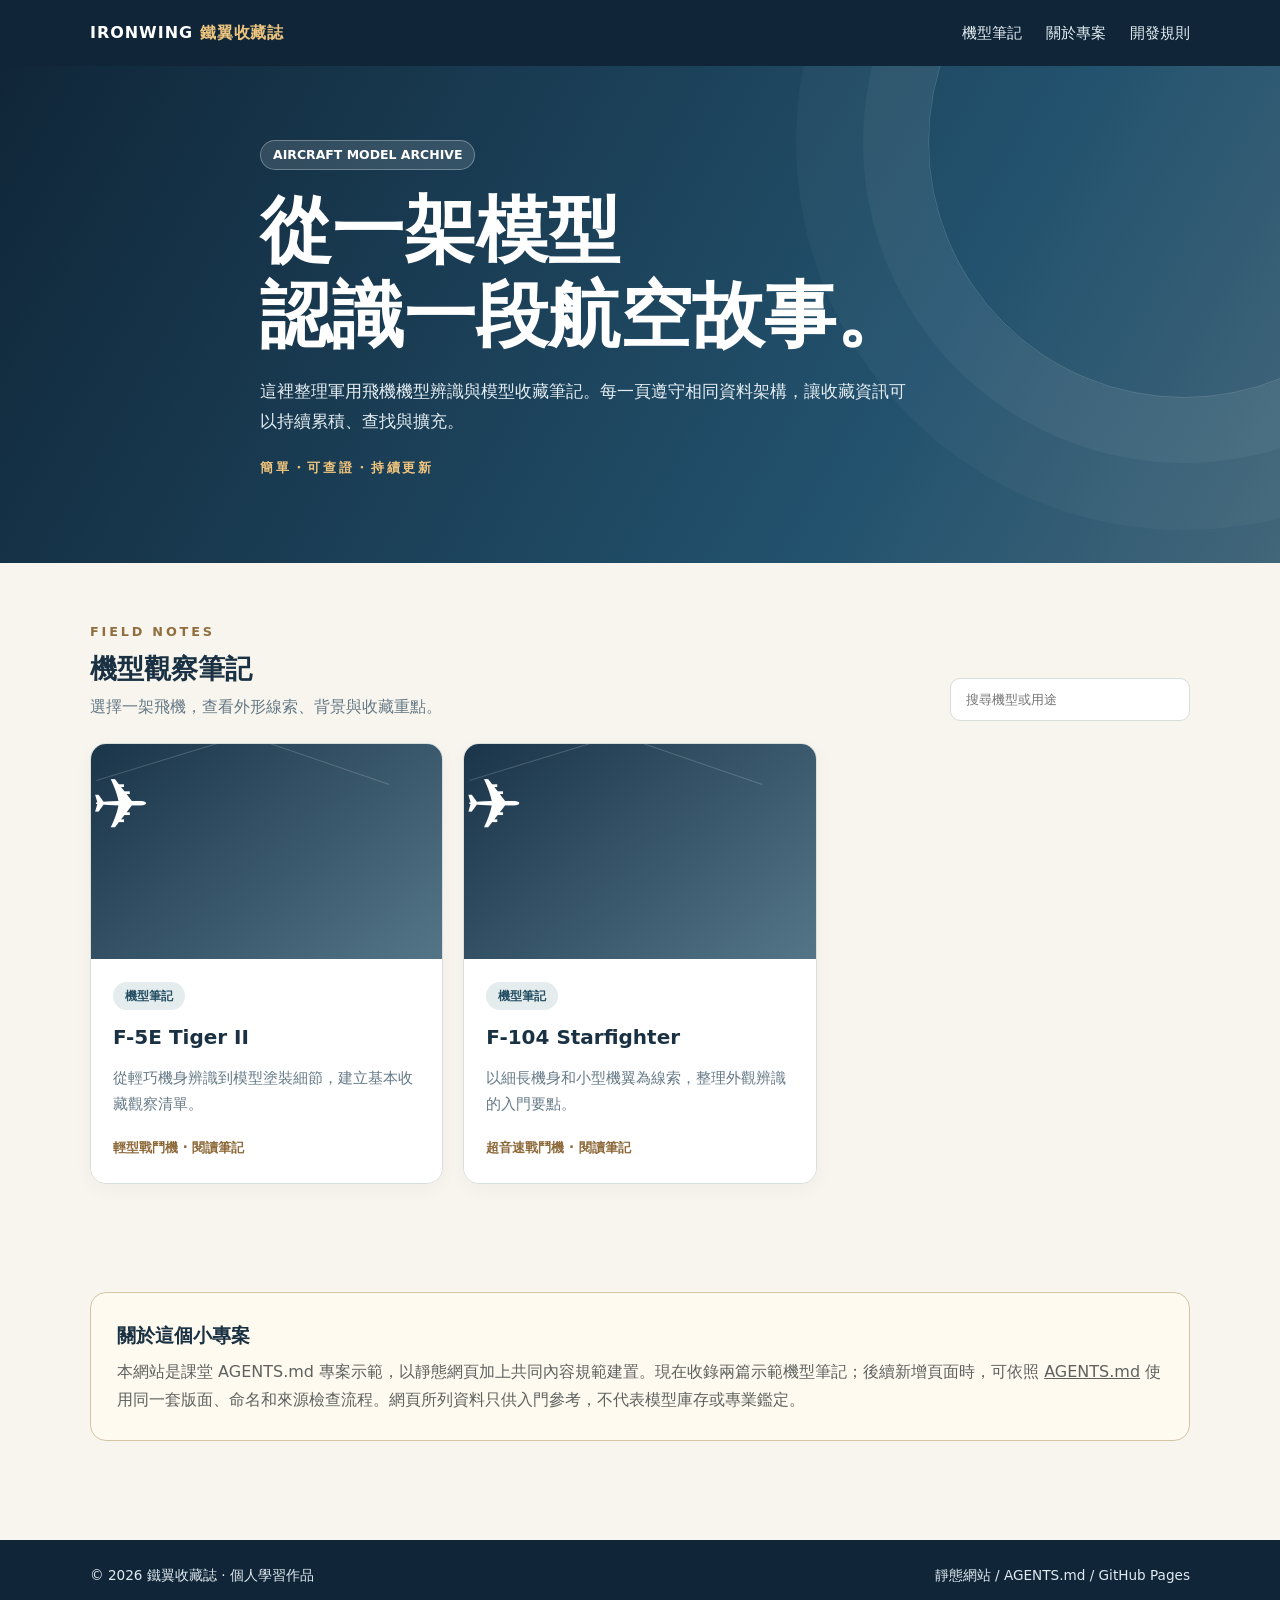
<file: index.html>
<!doctype html><html lang="zh-Hant"><head><meta charset="utf-8"><meta name="viewport" content="width=device-width, initial-scale=1"><meta name="description" content="鐵翼收藏誌：軍用飛機模型與航空史入門筆記。"><title>鐵翼收藏誌｜軍機模型知識展示</title><link rel="stylesheet" href="style.css"></head><body><header class="site-header"><nav class="nav wrap" aria-label="主要導覽"><a class="brand" href="index.html">IRONWING <span>鐵翼收藏誌</span></a><div class="navlinks"><a href="#catalog-section">機型筆記</a><a href="#about">關於專案</a><a href="AGENTS.md">開發規則</a></div></nav></header><main><section class="hero"><div class="wrap hero-inner"><span class="tag">AIRCRAFT MODEL ARCHIVE</span><h1>從一架模型<br>認識一段航空故事。</h1><p>這裡整理軍用飛機機型辨識與模型收藏筆記。每一頁遵守相同資料架構，讓收藏資訊可以持續累積、查找與擴充。</p><span class="eyebrow">簡單・可查證・持續更新</span></div></section><section id="catalog-section" class="section wrap"><div class="section-title"><div><span class="eyebrow" style="color:#916e3d">FIELD NOTES</span><h2>機型觀察筆記</h2><p>選擇一架飛機，查看外形線索、背景與收藏重點。</p></div><input class="search" id="search" type="search" placeholder="搜尋機型或用途" aria-label="搜尋機型或用途"></div><div class="grid" id="catalog"></div></section><section class="section wrap" id="about"><div class="note"><h2>關於這個小專案</h2><p>本網站是課堂 AGENTS.md 專案示範，以靜態網頁加上共同內容規範建置。現在收錄兩篇示範機型筆記；後續新增頁面時，可依照 <a href="AGENTS.md">AGENTS.md</a> 使用同一套版面、命名和來源檢查流程。網頁所列資料只供入門參考，不代表模型庫存或專業鑑定。</p></div></section></main><footer class="foot"><div class="wrap"><span>© 2026 鐵翼收藏誌 · 個人學習作品</span><span>靜態網站 / AGENTS.md / GitHub Pages</span></div></footer><script src="catalog.js"></script></body></html>
</file>
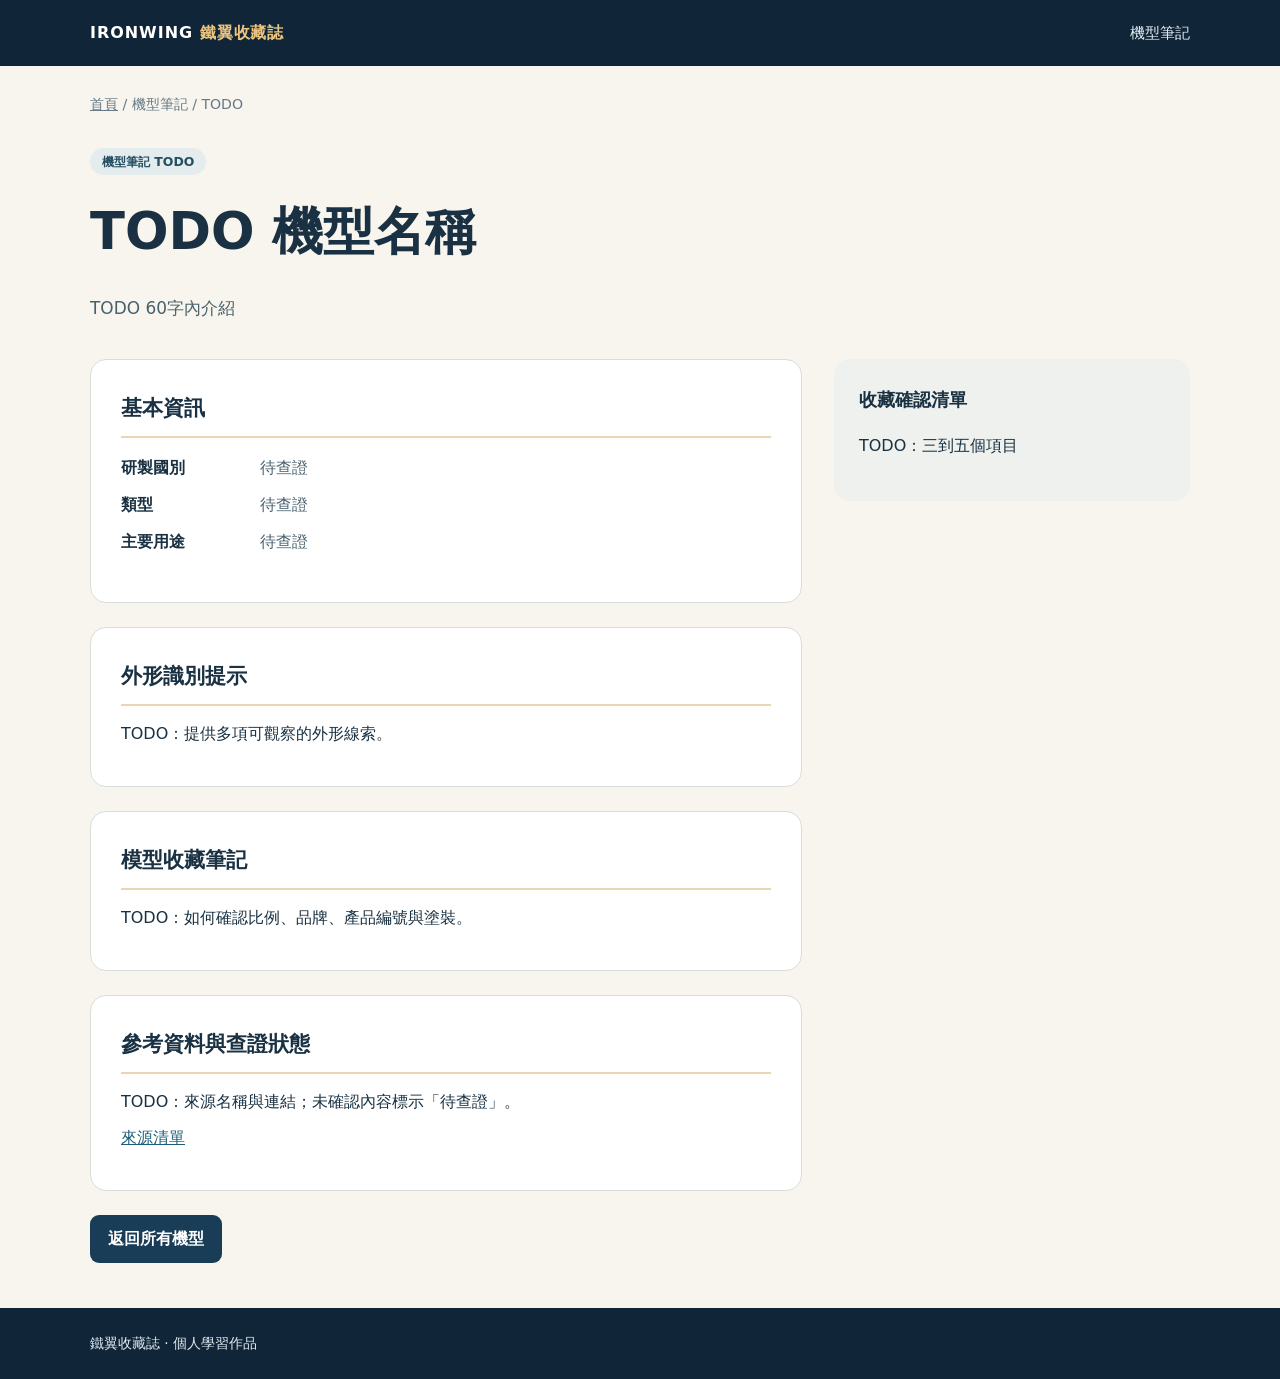
<file: page-template.html>
<!-- 新增頁面請複製到 aircraft/<slug>.html；所有 TODO 必須完成後才公開。 -->
<!doctype html><html lang="zh-Hant"><head><meta charset="utf-8"><meta name="viewport" content="width=device-width, initial-scale=1"><title>TODO 機型名稱｜鐵翼收藏誌</title><link rel="stylesheet" href="style.css"></head><body><header class="site-header"><nav class="nav wrap"><a class="brand" href="index.html">IRONWING <span>鐵翼收藏誌</span></a><div class="navlinks"><a href="index.html#catalog-section">機型筆記</a></div></nav></header><main class="wrap"><div class="breadcrumb"><a href="index.html">首頁</a> / 機型筆記 / TODO</div><header class="article-header"><span class="tag">機型筆記 TODO</span><h1>TODO 機型名稱</h1><p class="lede">TODO 60字內介紹</p></header><div class="article-grid"><div><section class="paper"><h2>基本資訊</h2><dl class="facts"><dt>研製國別</dt><dd>待查證</dd><dt>類型</dt><dd>待查證</dd><dt>主要用途</dt><dd>待查證</dd></dl></section><section class="paper"><h2>外形識別提示</h2><p>TODO：提供多項可觀察的外形線索。</p></section><section class="paper"><h2>模型收藏筆記</h2><p>TODO：如何確認比例、品牌、產品編號與塗裝。</p></section><section class="paper"><h2>參考資料與查證狀態</h2><p>TODO：來源名稱與連結；未確認內容標示「待查證」。</p><p><a href="../docs/sources.md">來源清單</a></p></section><a class="btn" href="index.html">返回所有機型</a></div><aside class="aside"><h2>收藏確認清單</h2><p>TODO：三到五個項目</p></aside></div></main><footer class="foot"><div class="wrap">鐵翼收藏誌 · 個人學習作品</div></footer></body></html>
</file>
<file: style.css>
:root{--navy:#102638;--navy2:#193d56;--gold:#b8904e;--cream:#f8f5ee;--text:#193142;--muted:#657986;--line:#d7deda}*{box-sizing:border-box}html{scroll-behavior:smooth}body{margin:0;background:var(--cream);color:var(--text);font-family:system-ui,-apple-system,"Noto Sans TC","Microsoft JhengHei",sans-serif;line-height:1.75}a{color:inherit}a:focus-visible,button:focus-visible,input:focus-visible{outline:3px solid var(--gold);outline-offset:3px}.wrap{width:min(1100px,calc(100% - 40px));margin:auto}.site-header{background:var(--navy);color:white}.nav{display:flex;align-items:center;justify-content:space-between;padding:19px 0;gap:20px}.brand{text-decoration:none;font-weight:800;letter-spacing:.06em}.brand span{color:#edc57e}.navlinks{display:flex;gap:24px}.navlinks a{text-decoration:none;font-size:.93rem;color:#e2edf2}.navlinks a:hover{color:#edc57e}.hero{position:relative;overflow:hidden;background:linear-gradient(120deg,#102638,#23526e 70%,#42667a);color:white;padding:74px 0 82px}.hero:after{content:"";position:absolute;width:510px;height:510px;right:-160px;top:-180px;border:1px solid #ffffff2a;border-radius:50%;box-shadow:0 0 0 65px #ffffff0b,0 0 0 132px #ffffff08}.hero-inner{position:relative;z-index:1;max-width:760px}.eyebrow{font-size:.8rem;letter-spacing:.22em;text-transform:uppercase;font-weight:750;color:#f0c47c}.hero h1{font-size:clamp(2.5rem,6vw,4.5rem);line-height:1.18;margin:18px 0}.hero p{font-size:1.08rem;max-width:650px;color:#e4edf2}.tag{display:inline-block;background:#e4eced;color:#244f63;border-radius:100px;padding:3px 12px;font-size:.78rem;font-weight:650}.hero .tag{background:#ffffff20;color:#fff;border:1px solid #ffffff4d}.section{padding:54px 0}.section-title{display:flex;justify-content:space-between;align-items:flex-end;gap:24px;margin-bottom:22px}.section-title h2{font-size:1.7rem;margin:0}.section-title p{color:var(--muted);margin:0}.search{border:1px solid var(--line);border-radius:10px;padding:13px 15px;min-width:240px;background:#fff;color:var(--text)}.grid{display:grid;grid-template-columns:repeat(3,minmax(0,1fr));gap:20px}.card{display:block;background:#fff;border:1px solid var(--line);border-radius:16px;text-decoration:none;overflow:hidden;box-shadow:0 5px 18px #1734430a;transition:transform .18s,box-shadow .18s}.card:hover{transform:translateY(-4px);box-shadow:0 15px 35px #17344320}.visual{height:155px;display:grid;place-items:center;color:#fff;font-size:4.4rem;background:linear-gradient(140deg,#1a3449,#547588);position:relative}.visual:before,.visual:after{content:"";position:absolute;width:70%;height:1px;background:#ffffff2d;transform:rotate(-17deg)}.visual:after{transform:rotate(19deg)}.card-body{padding:22px}.card h3{margin:8px 0;font-size:1.25rem}.card p{margin:0 0 15px;color:var(--muted);font-size:.94rem}.card small{font-weight:700;color:#8d6838}.note{padding:26px;border:1px solid #d5c5a2;border-radius:16px;background:#fffaf0}.note h2{margin:0 0 6px;font-size:1.2rem}.note p{margin:0;color:#5e625f}.foot{background:var(--navy);color:#e0eaf0;padding:24px 0;font-size:.85rem;margin-top:45px}.foot .wrap{display:flex;justify-content:space-between;gap:15px;flex-wrap:wrap}.breadcrumb{font-size:.88rem;color:var(--muted);padding-top:26px}.article-header{padding:30px 0 22px}.article-header h1{font-size:clamp(2rem,5vw,3.2rem);margin:12px 0}.lede{font-size:1.06rem;color:#49616b;max-width:780px}.article-grid{display:grid;grid-template-columns:minmax(0,2fr) minmax(230px,1fr);gap:32px}.paper{background:#fff;border:1px solid var(--line);border-radius:16px;padding:30px;margin-bottom:24px}.paper h2{margin:0 0 14px;font-size:1.32rem;padding-bottom:9px;border-bottom:2px solid #e8d6b4}.paper p{margin:.5em 0}.facts{display:grid;grid-template-columns:125px 1fr;gap:9px 14px}.facts dt{font-weight:700}.facts dd{margin:0;color:#4b6370}.aside{background:#eef1ed;border-radius:16px;padding:25px;align-self:start}.aside h2{font-size:1.15rem;margin:0 0 12px}.aside ul{padding-left:19px}.btn{display:inline-block;text-decoration:none;border-radius:9px;background:var(--navy2);color:white;padding:10px 18px;font-weight:700}.subtle{font-size:.88rem;color:var(--muted)}.empty{padding:25px;text-align:center;color:var(--muted)}@media(max-width:800px){.grid{grid-template-columns:repeat(2,minmax(0,1fr))}.article-grid{grid-template-columns:1fr}.section-title{align-items:stretch;flex-direction:column}.search{width:100%}}@media(max-width:560px){.wrap{width:min(100% - 28px,1100px)}.grid{grid-template-columns:1fr}.nav{align-items:flex-start;flex-direction:column;gap:8px}.hero{padding:55px 0 63px}.paper{padding:20px}.facts{grid-template-columns:1fr;gap:2px}}

/* 有出處的實機照片與歷史故事 */
.visual img{width:100%;height:100%;object-fit:cover;position:relative;z-index:1}.aircraft-photo{margin:8px 0 28px;background:#e8eeef;border:1px solid var(--line);border-radius:16px;overflow:hidden}.aircraft-photo img{display:block;width:100%;max-height:530px;object-fit:cover;min-height:220px}.aircraft-photo figcaption{padding:12px 18px;font-size:.84rem;color:#506674}.aircraft-photo figcaption a,.paper a{color:#1e607b}.story-section{border-left:5px solid #b8904e}.story-section h3{font-size:1.15rem;margin:8px 0 14px}.story-section p{margin:0 0 1rem}.article-header{padding-bottom:18px}

/* 修正首頁機型照片撐開版面、遮住標題的情況 */
.card .visual {
  display: block;
  position: relative;
  height: 215px;
  overflow: hidden;
}
.card .visual img {
  display: block;
  width: 100%;
  height: 100%;
  object-fit: cover;
  object-position: center;
}
.card .card-body {
  display: block;
  position: relative;
  padding: 22px;
  background: #fff;
}
.card .card-body h3 {
  display: block;
  margin: 10px 0;
  color: var(--text);
}
.section-title { flex-wrap: wrap; }
.section-title .search { max-width: 100%; }
</file>
